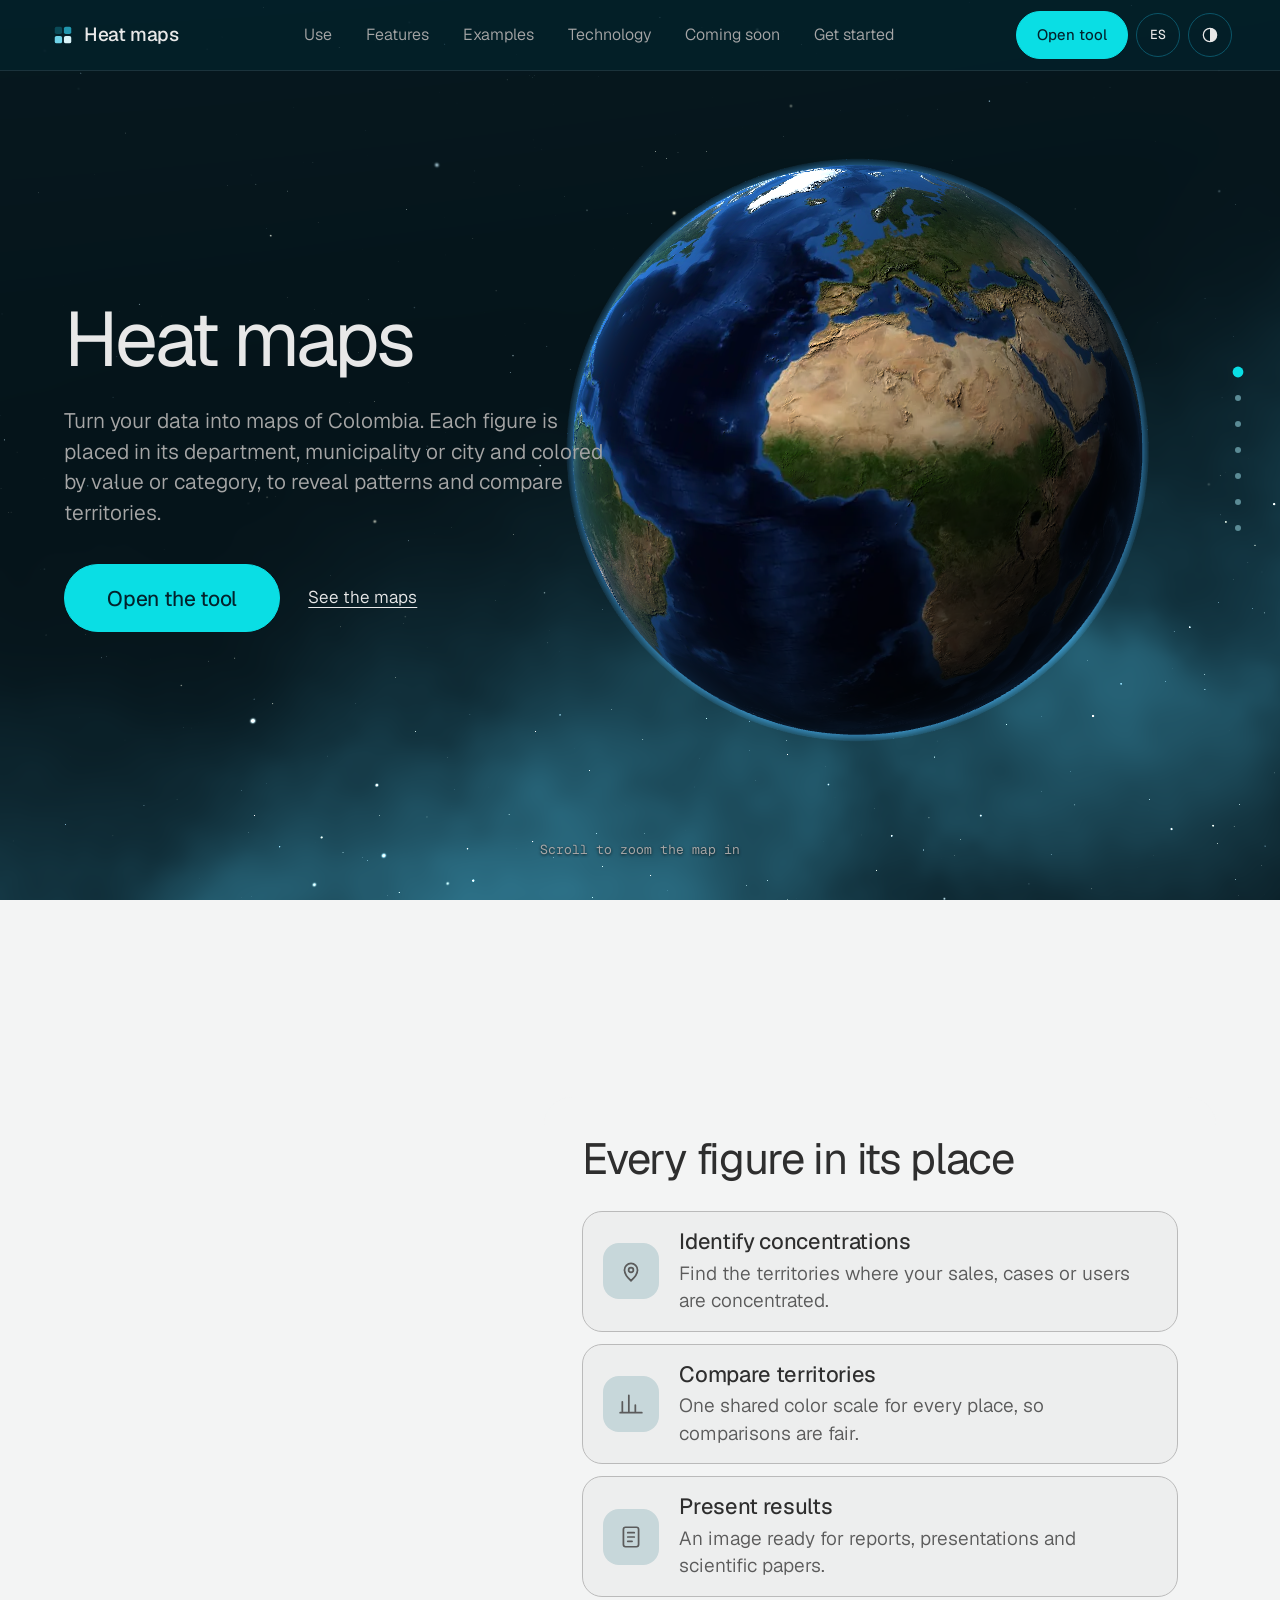
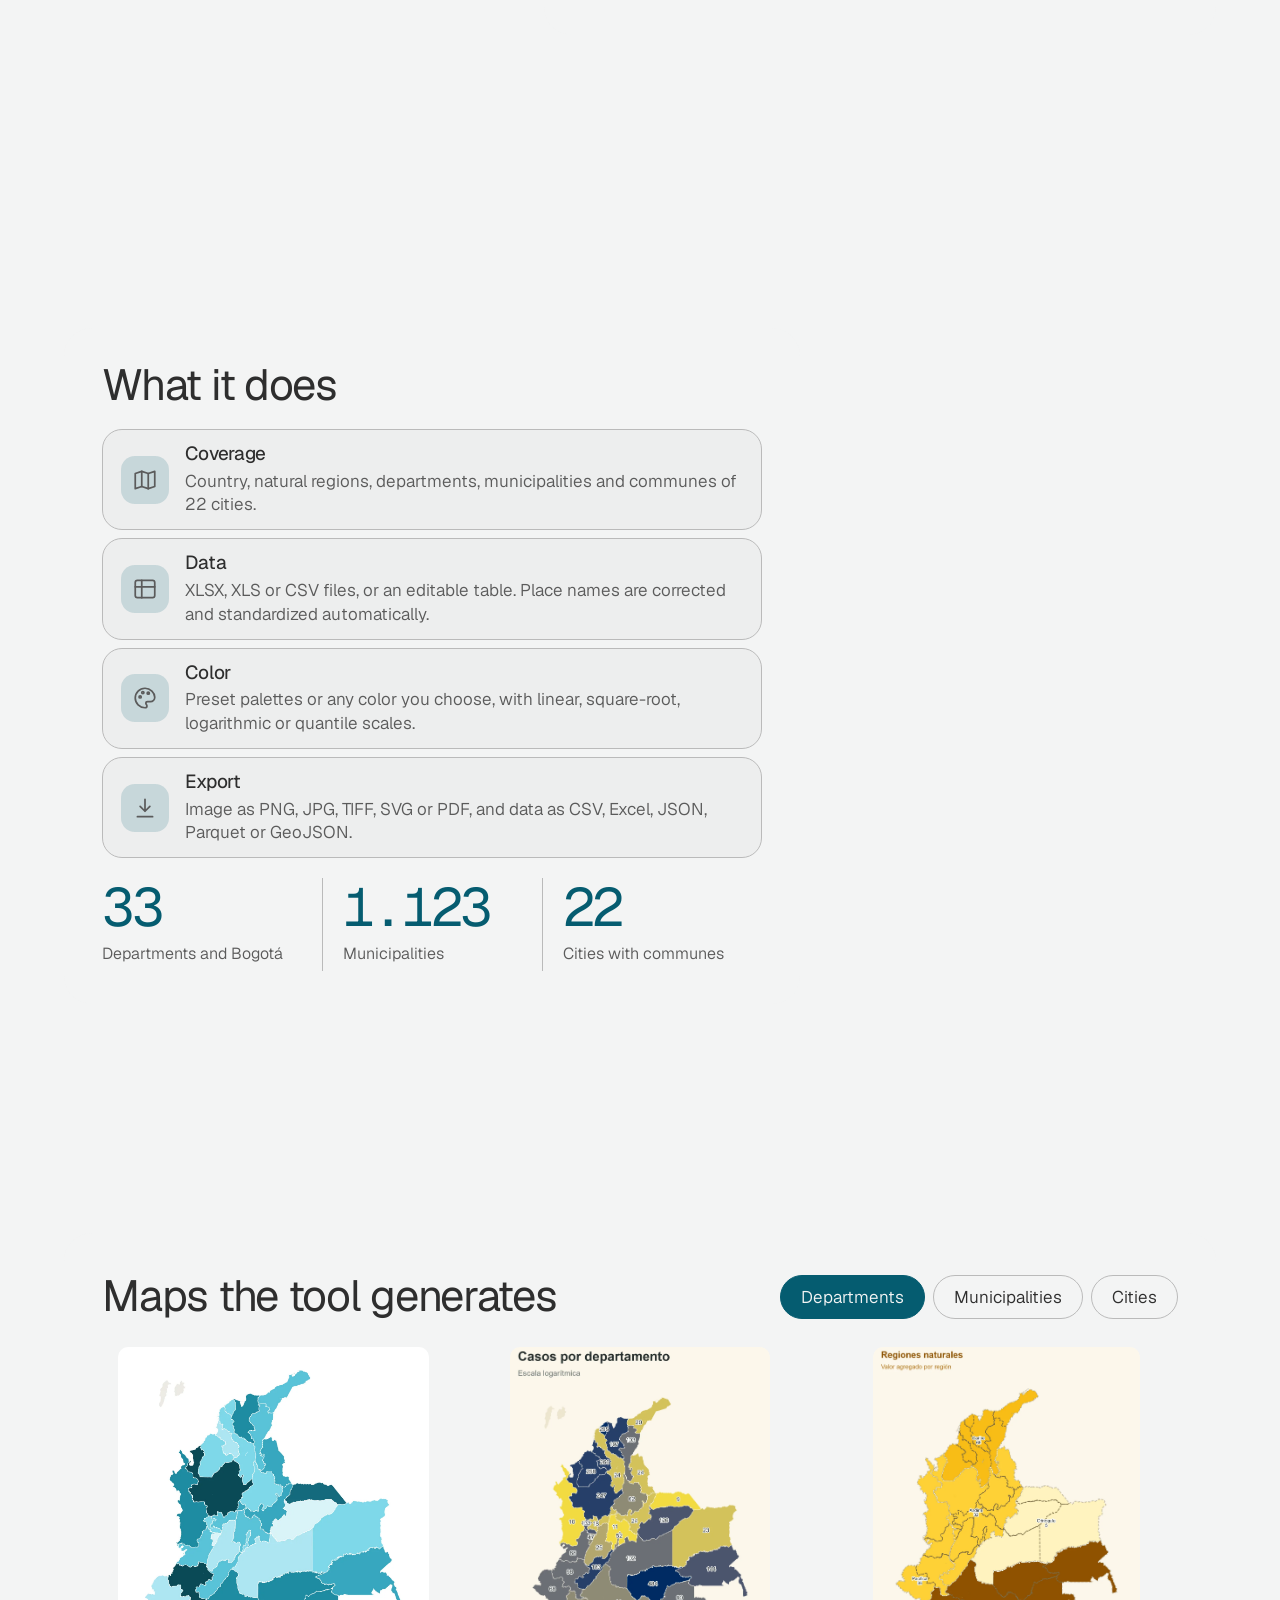
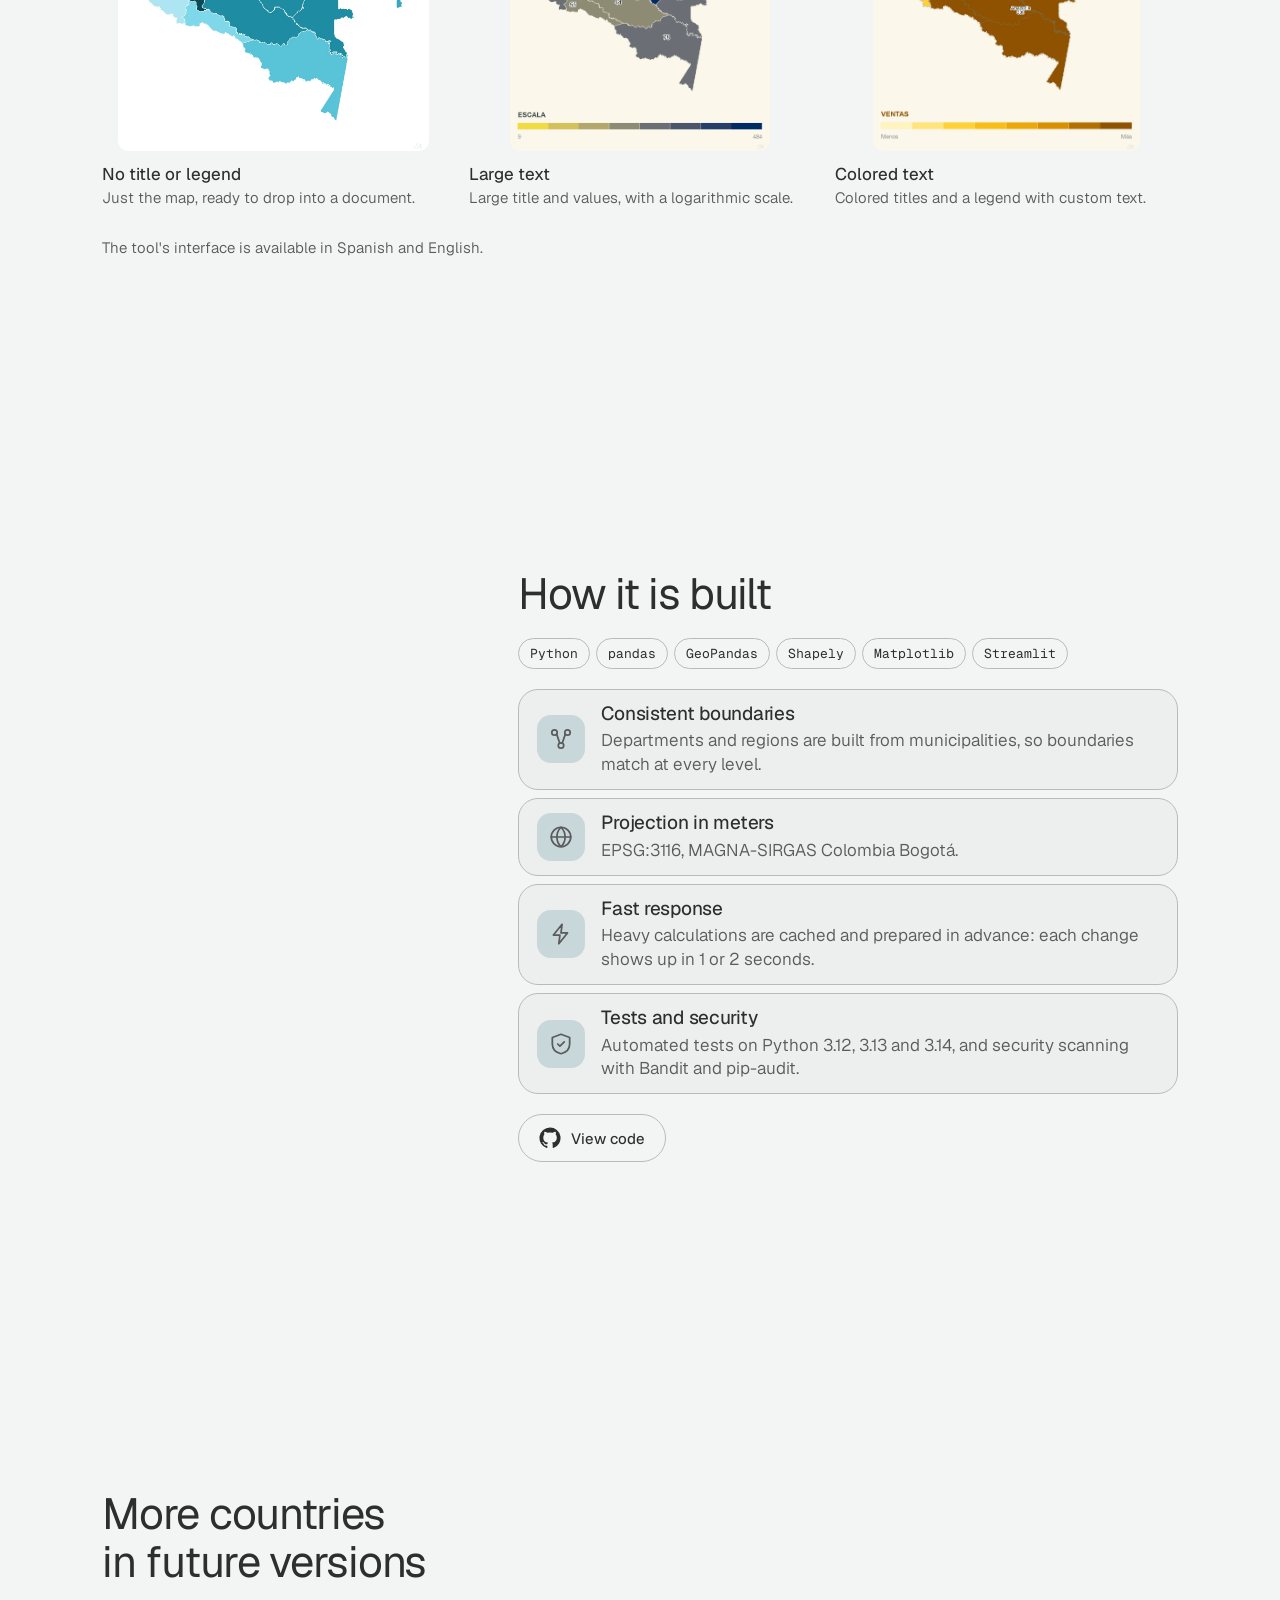
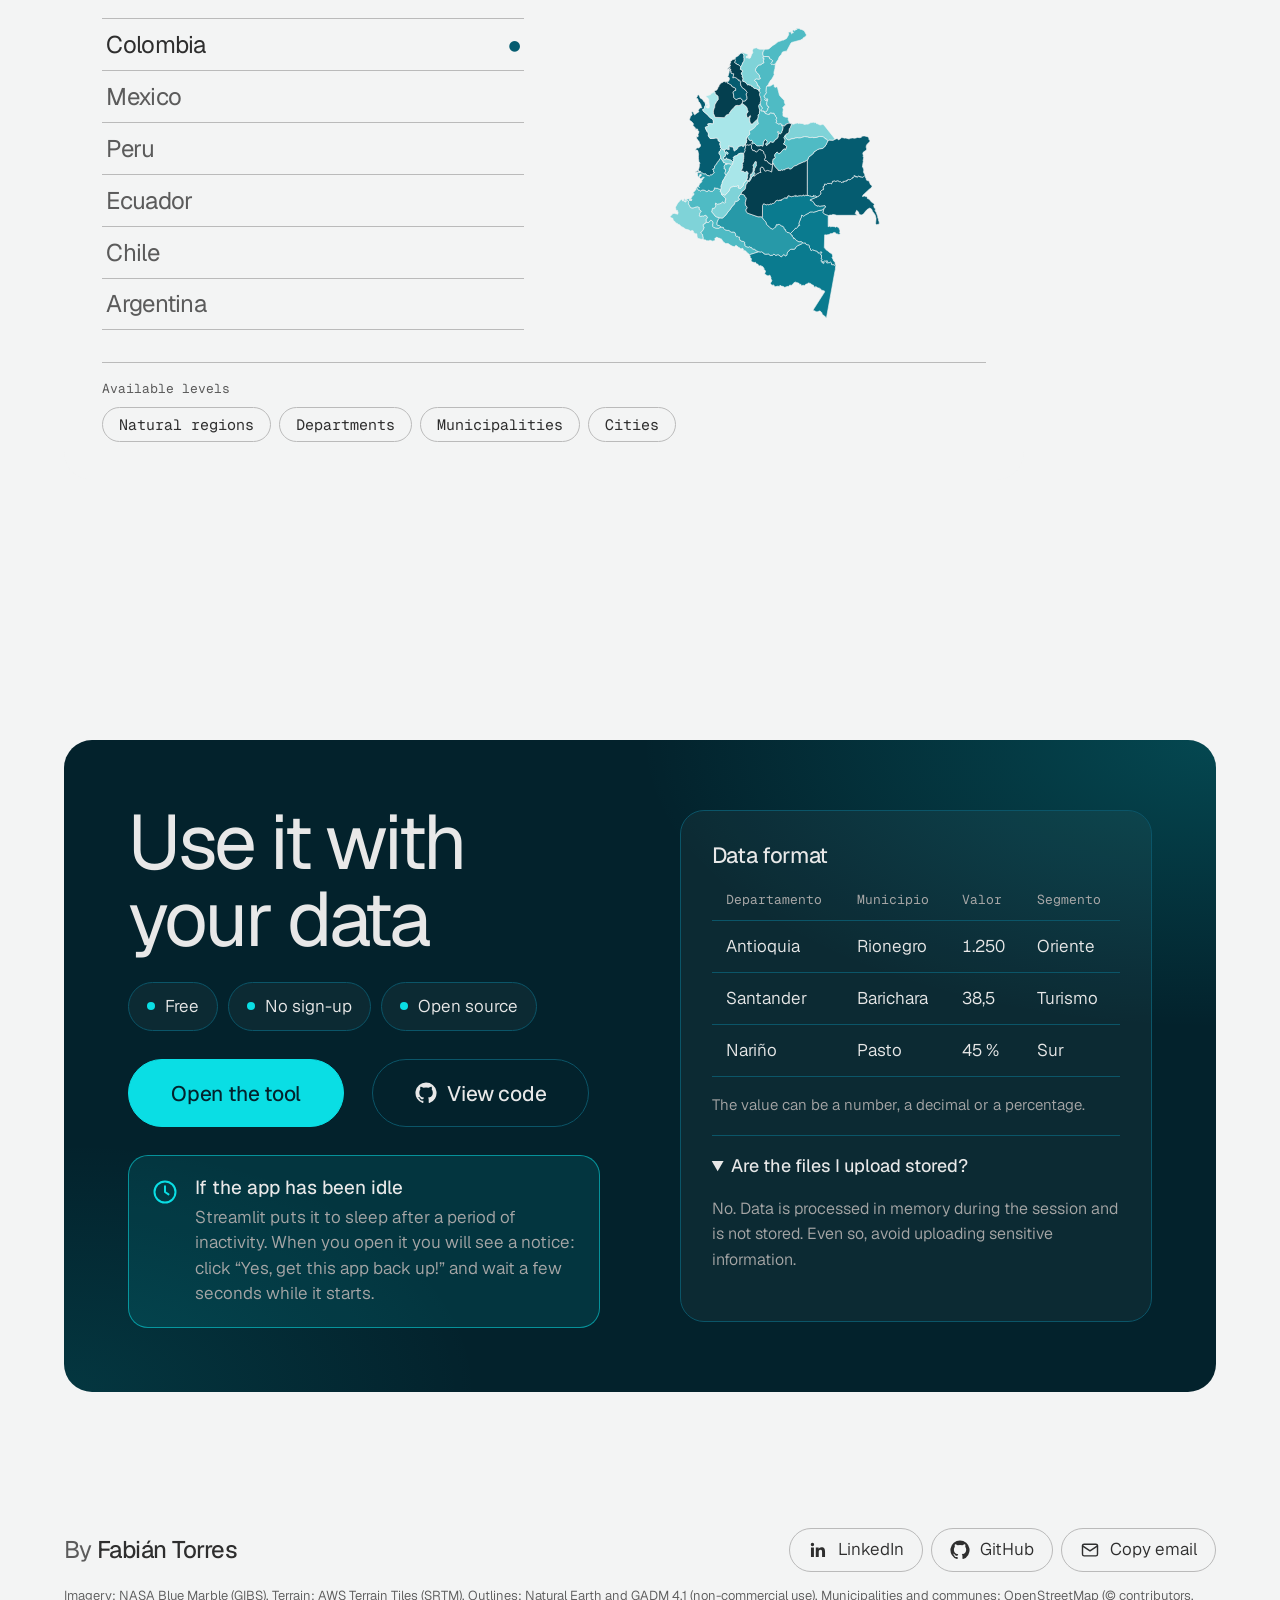
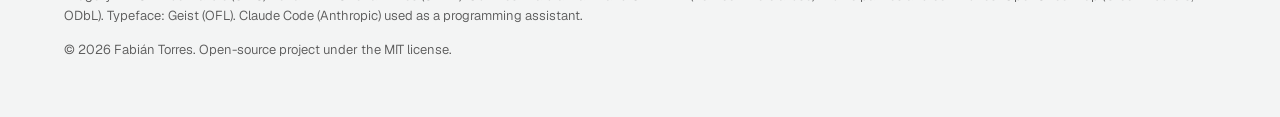
<file: docs/index.html>
<!doctype html>
<html lang="es" data-theme="dark">
<head>
<meta charset="utf-8">
<meta name="viewport" content="width=device-width, initial-scale=1, viewport-fit=cover">
<title>Mapas de calor de Colombia por departamento y municipio</title>
<meta name="description" content="Aplicación gratuita para crear mapas de calor de Colombia por departamento, municipio, región y comuna. Carga datos de Excel o CSV y descarga el mapa.">
<meta name="author" content="Fabián Torres">
<meta name="theme-color" content="#03222c">
<link rel="canonical" href="https://fabian-torresg.github.io/mapas-de-calor/">
<meta property="og:type" content="website">
<meta property="og:locale" content="es_CO">
<meta property="og:site_name" content="Mapas de calor">
<meta property="og:title" content="Mapas de calor de Colombia por departamento y municipio">
<meta property="og:description" content="Crea mapas de calor de Colombia desde Excel o CSV: departamentos, municipios, regiones y comunas. Gratis y sin registro.">
<meta property="og:url" content="https://fabian-torresg.github.io/mapas-de-calor/">
<meta property="og:image" content="https://fabian-torresg.github.io/mapas-de-calor/og.png">
<meta property="og:image:alt" content="Globo terrestre que se acerca a Colombia con un mapa de calor por departamento">
<meta name="twitter:card" content="summary_large_image">
<script type="application/ld+json">
{
  "@context": "https://schema.org",
  "@type": "SoftwareApplication",
  "name": "Mapas de calor",
  "alternateName": "Mapa de calor de Colombia",
  "description": "Aplicación web para crear mapas de calor de Colombia por departamento, municipio, región natural y localidad o comuna, a partir de datos en Excel o CSV.",
  "applicationCategory": "BusinessApplication",
  "operatingSystem": "Web",
  "inLanguage": ["es", "en"],
  "url": "https://mapas-de-calor.streamlit.app/",
  "isAccessibleForFree": true,
  "offers": { "@type": "Offer", "price": "0", "priceCurrency": "COP" },
  "license": "https://opensource.org/licenses/MIT",
  "codeRepository": "https://github.com/fabian-torresg/mapas-de-calor",
  "author": { "@type": "Person", "name": "Fabián Torres", "url": "https://github.com/fabian-torresg", "sameAs": ["https://www.linkedin.com/in/fabian-torresg", "https://github.com/fabian-torresg"] }
}
</script>
<script>
document.documentElement.classList.add('js');
try {
  var l = localStorage.getItem('idioma');
  if (!l) l = (navigator.language || 'es').slice(0, 2) === 'en' ? 'en' : 'es';
  document.documentElement.lang = l;
  var t = localStorage.getItem('tema');
  if (!t) t = matchMedia('(prefers-color-scheme: light)').matches ? 'light' : 'dark';
  document.documentElement.dataset.theme = t;
} catch (e) {}
</script>
  <script type="module" crossorigin src="./assets/index-Dw951m-B.js"></script>
  <link rel="stylesheet" crossorigin href="./assets/index-BNptlYu-.css">
</head>
<body>
<header class="barra">
  <a class="marca" href="#portada"><svg viewBox="0 0 24 24" width="22" height="22" aria-hidden="true"><rect x="3" y="3" width="8" height="8" rx="2" fill="#0A4A57"/><rect x="13" y="3" width="8" height="8" rx="2" fill="#2196AE"/><rect x="3" y="13" width="8" height="8" rx="2" fill="#6FD3E8"/><rect x="13" y="13" width="8" height="8" rx="2" fill="#D9F4F9"/></svg><span data-i18n="marca">Mapas de calor</span></a>
  <nav class="barra__nav" id="menu" aria-label="Principal">
    <a href="#sirve" data-i18n="nav.sirve">Utilidad</a>
    <a href="#que" data-i18n="nav.que">Funciones</a>
    <a href="#mapas" data-i18n="nav.mapas">Ejemplos</a>
    <a href="#hecha" data-i18n="nav.hecha">Tecnología</a>
    <a href="#paises" data-i18n="nav.paises">Próximamente</a>
    <a href="#usar" data-i18n="nav.usar">Empezar</a>
    <a class="boton boton--chico solo-movil" href="https://mapas-de-calor.streamlit.app/" target="_blank" rel="noopener" data-i18n="cta.herramienta">Abrir herramienta</a>
  </nav>
  <div class="barra__acciones">
    <a class="boton boton--chico" href="https://mapas-de-calor.streamlit.app/" target="_blank" rel="noopener" data-i18n="cta.herramienta">Abrir herramienta</a>
    <button id="idioma" class="control control--texto" type="button" aria-label="Cambiar a inglés">EN</button>
    <button id="tema" class="control" type="button" aria-label="Cambiar a modo claro" aria-pressed="false">
      <svg viewBox="0 0 24 24" width="20" height="20" aria-hidden="true"><circle cx="12" cy="12" r="8" fill="none" stroke="currentColor" stroke-width="1.5"/><path d="M12 4a8 8 0 0 1 0 16z" fill="currentColor"/></svg>
    </button>
    <button id="menu-btn" class="control control--menu" type="button" aria-expanded="false" aria-controls="menu" aria-label="Menú">
      <svg viewBox="0 0 24 24" width="20" height="20" aria-hidden="true"><path d="M4 8h16M4 16h16" stroke="currentColor" stroke-width="1.5" stroke-linecap="round" fill="none"/></svg>
    </button>
  </div>
</header>

<div class="fondo" aria-hidden="true"><canvas id="lienzo"></canvas></div>
<nav class="niveles" id="niveles" aria-label="Secciones"></nav>
<p class="pista" id="pista" data-i18n="v0.hint" aria-hidden="true">Desplázate para acercar el mapa</p>

<main id="inicio">
  <section id="portada" class="paso-pagina" data-lado="izq" data-nombre="Inicio" aria-labelledby="titular">
    <div class="panel panel--portada">
      <h1 id="titular" class="display" data-i18n="v0.t">Mapas de calor</h1>
      <p class="cuerpo-grande" data-i18n="v0.p">Convierte tus datos en mapas de Colombia. Cada cifra se ubica en su departamento, municipio o ciudad y se colorea según su valor o su categoría, para ver patrones y comparar territorios.</p>
      <div class="fila-acciones">
        <a class="boton boton--grande" href="https://mapas-de-calor.streamlit.app/" target="_blank" rel="noopener" data-i18n="cta.abrir">Abrir la herramienta</a>
        <a class="enlace" href="#mapas" data-i18n="v0.ver">Ver los mapas</a>
      </div>
    </div>
  </section>

  <section id="sirve" class="paso-pagina" data-lado="der" data-nombre="Para qué sirve" aria-labelledby="sirve-t">
    <div class="panel">
      <h2 id="sirve-t" class="h2" data-i18n="sirve.t">Cada cifra, en su lugar</h2>
      <ul class="filas filas--tarjetas">
        <li><span class="icono" aria-hidden="true"><svg viewBox="0 0 24 24" width="26" height="26" fill="none" stroke="currentColor" stroke-width="1.6" stroke-linecap="round" stroke-linejoin="round"><path d="M12 21s-6-5.2-6-10a6 6 0 0 1 12 0c0 4.8-6 10-6 10z"/><circle cx="12" cy="11" r="2.2"/></svg></span><div><b data-i18n="sirve.u1.t">Identificar concentraciones</b><span data-i18n="sirve.u1.d">Descubre en qué territorios se concentran tus ventas, casos o usuarios.</span></div></li>
        <li><span class="icono" aria-hidden="true"><svg viewBox="0 0 24 24" width="26" height="26" fill="none" stroke="currentColor" stroke-width="1.6" stroke-linecap="round" stroke-linejoin="round"><path d="M4 20V10M10 20V4M16 20v-7M22 20H2"/></svg></span><div><b data-i18n="sirve.u2.t">Comparar territorios</b><span data-i18n="sirve.u2.d">Una escala de color común para todos los lugares, para comparar sin distorsiones.</span></div></li>
        <li><span class="icono" aria-hidden="true"><svg viewBox="0 0 24 24" width="26" height="26" fill="none" stroke="currentColor" stroke-width="1.6" stroke-linecap="round" stroke-linejoin="round"><rect x="5" y="3" width="14" height="18" rx="2"/><path d="M9 8h6M9 12h6M9 16h4"/></svg></span><div><b data-i18n="sirve.u3.t">Presentar resultados</b><span data-i18n="sirve.u3.d">Una imagen lista para informes, presentaciones y artículos científicos.</span></div></li>
      </ul>
    </div>
  </section>

  <section id="que" class="paso-pagina" data-lado="izq" data-nombre="Qué hace" aria-labelledby="que-t">
    <div class="panel">
      <h2 id="que-t" class="h2" data-i18n="que.t">Qué hace</h2>
      <ul class="filas filas--tarjetas">
        <li><span class="icono" aria-hidden="true"><svg viewBox="0 0 24 24" width="26" height="26" fill="none" stroke="currentColor" stroke-width="1.6" stroke-linecap="round" stroke-linejoin="round"><path d="M9 4 3 6v14l6-2 6 2 6-2V4l-6 2z"/><path d="M9 4v14M15 6v14"/></svg></span><div><b data-i18n="que.area.t">Cobertura</b><span data-i18n="que.area.d">País, regiones naturales, departamentos, municipios y comunas de 22 ciudades.</span></div></li>
        <li><span class="icono" aria-hidden="true"><svg viewBox="0 0 24 24" width="26" height="26" fill="none" stroke="currentColor" stroke-width="1.6" stroke-linecap="round" stroke-linejoin="round"><rect x="3" y="4" width="18" height="16" rx="2"/><path d="M3 10h18M9 4v16"/></svg></span><div><b data-i18n="que.datos.t">Datos</b><span data-i18n="que.datos.d">Archivos XLSX, XLS o CSV, o una tabla editable. Los nombres de los lugares se corrigen y unifican automáticamente.</span></div></li>
        <li><span class="icono" aria-hidden="true"><svg viewBox="0 0 24 24" width="26" height="26" fill="none" stroke="currentColor" stroke-width="1.6" stroke-linecap="round" stroke-linejoin="round"><path d="M12 3a9 9 0 1 0 0 18c1.2 0 1.8-.8 1.8-1.7 0-1.2-1-1.4-1-2.5 0-.9.7-1.5 1.6-1.5H17a4 4 0 0 0 4-4c0-4-4-8.3-9-8.3z"/><circle cx="7.5" cy="11" r="1"/><circle cx="10" cy="7" r="1"/><circle cx="15" cy="7.5" r="1"/></svg></span><div><b data-i18n="que.color.t">Color</b><span data-i18n="que.color.d">Paletas predefinidas o el color que elijas, con escalas lineal, de raíz, logarítmica o por cuantiles.</span></div></li>
        <li><span class="icono" aria-hidden="true"><svg viewBox="0 0 24 24" width="26" height="26" fill="none" stroke="currentColor" stroke-width="1.6" stroke-linecap="round" stroke-linejoin="round"><path d="M12 4v11M7.5 10.5 12 15l4.5-4.5M5 20h14"/></svg></span><div><b data-i18n="que.exp.t">Exportación</b><span data-i18n="que.exp.d">Imagen en PNG, JPG, TIFF, SVG o PDF, y datos en CSV, Excel, JSON, Parquet o GeoJSON.</span></div></li>
      </ul>
      <dl class="cifras">
        <div><dd class="cifra">33</dd><dt data-i18n="cifras.dep">Departamentos y Bogotá</dt></div>
        <div><dd class="cifra">1.123</dd><dt data-i18n="cifras.muni">Municipios</dt></div>
        <div><dd class="cifra">22</dd><dt data-i18n="cifras.ciudades">Ciudades con comunas</dt></div>
      </dl>
    </div>
  </section>

  <section id="mapas" class="paso-pagina" data-lado="centro" data-nombre="Mapas" aria-labelledby="mapas-t">
    <div class="panel panel--galeria">
      <div class="galeria__cabeza">
        <h2 id="mapas-t" class="h2" data-i18n="mapas.t">Mapas que genera la herramienta</h2>
      </div>
      <div class="galeria__cats" id="galeria-cats" role="group" aria-label="Nivel geográfico">
        <button type="button" aria-pressed="true" data-cat="dep" data-i18n="cat.dep">Departamentos</button>
        <button type="button" aria-pressed="false" data-cat="mun" data-i18n="cat.mun">Municipios</button>
        <button type="button" aria-pressed="false" data-cat="ciu" data-i18n="cat.ciu">Ciudades</button>
      </div>
      <div class="galeria__mapas" id="galeria-mapas"></div>
      <p class="panel__nota" data-i18n="mapas.nota">La interfaz de la herramienta está disponible en español e inglés.</p>
    </div>
  </section>

  <section id="hecha" class="paso-pagina" data-lado="der" data-nombre="Cómo está hecha" aria-labelledby="hecha-t">
    <div class="panel">
      <h2 id="hecha-t" class="h2" data-i18n="hecha.t">Cómo está hecha</h2>
      <ul class="etiquetas"><li>Python</li><li>pandas</li><li>GeoPandas</li><li>Shapely</li><li>Matplotlib</li><li>Streamlit</li></ul>
      <ul class="filas filas--tarjetas">
        <li><span class="icono" aria-hidden="true"><svg viewBox="0 0 24 24" width="26" height="26" fill="none" stroke="currentColor" stroke-width="1.6" stroke-linecap="round" stroke-linejoin="round"><circle cx="6" cy="6" r="2.5"/><circle cx="18" cy="6" r="2.5"/><circle cx="12" cy="18" r="2.5"/><path d="M8 7.5 10.8 15.7M16 7.5l-2.8 8.2"/></svg></span><div><b data-i18n="hecha.f1.t">Límites consistentes</b><span data-i18n="hecha.f1.d">Departamentos y regiones se arman a partir de los municipios, de modo que los límites coinciden en todos los niveles.</span></div></li>
        <li><span class="icono" aria-hidden="true"><svg viewBox="0 0 24 24" width="26" height="26" fill="none" stroke="currentColor" stroke-width="1.6" stroke-linecap="round" stroke-linejoin="round"><circle cx="12" cy="12" r="9"/><path d="M3 12h18M12 3c2.6 2.6 3.8 5.6 3.8 9s-1.2 6.4-3.8 9c-2.6-2.6-3.8-5.6-3.8-9S9.4 5.6 12 3z"/></svg></span><div><b data-i18n="hecha.f2.t">Proyección en metros</b><span data-i18n="hecha.f2.d">EPSG:3116, MAGNA-SIRGAS Colombia Bogotá.</span></div></li>
        <li><span class="icono" aria-hidden="true"><svg viewBox="0 0 24 24" width="26" height="26" fill="none" stroke="currentColor" stroke-width="1.6" stroke-linecap="round" stroke-linejoin="round"><path d="M13 3 5 13h6l-1 8 8-10h-6z"/></svg></span><div><b data-i18n="hecha.f3.t">Respuesta rápida</b><span data-i18n="hecha.f3.d">Los cálculos pesados se guardan y se preparan de antemano: cada cambio se refleja en 1 o 2 segundos.</span></div></li>
        <li><span class="icono" aria-hidden="true"><svg viewBox="0 0 24 24" width="26" height="26" fill="none" stroke="currentColor" stroke-width="1.6" stroke-linecap="round" stroke-linejoin="round"><path d="M12 3 4 6v6c0 4.5 3.2 7.8 8 9 4.8-1.2 8-4.5 8-9V6z"/><path d="m9 12 2 2 4-4"/></svg></span><div><b data-i18n="hecha.f4.t">Pruebas y seguridad</b><span data-i18n="hecha.f4.d">Pruebas automáticas en Python 3.12, 3.13 y 3.14, y revisión de seguridad con Bandit y pip-audit.</span></div></li>
      </ul>
      <a class="boton boton--sec boton--chico" href="https://github.com/fabian-torresg/mapas-de-calor" target="_blank" rel="noopener"><svg viewBox="0 0 24 24" width="22" height="22" fill="currentColor" aria-hidden="true"><path d="M12 .5a11.5 11.5 0 0 0-3.64 22.41c.58.11.79-.25.79-.56v-2c-3.2.7-3.88-1.54-3.88-1.54-.52-1.33-1.28-1.69-1.28-1.69-1.05-.72.08-.7.08-.7 1.16.08 1.77 1.19 1.77 1.19 1.03 1.77 2.7 1.26 3.36.96.1-.75.4-1.26.73-1.55-2.55-.29-5.24-1.28-5.24-5.69 0-1.26.45-2.28 1.19-3.09-.12-.29-.52-1.46.11-3.05 0 0 .97-.31 3.17 1.18a11 11 0 0 1 5.78 0c2.2-1.49 3.17-1.18 3.17-1.18.63 1.59.23 2.76.11 3.05.74.81 1.19 1.83 1.19 3.09 0 4.42-2.69 5.39-5.25 5.68.41.36.78 1.06.78 2.14v3.17c0 .31.21.68.8.56A11.5 11.5 0 0 0 12 .5z"/></svg><span data-i18n="usar.codigo">Ver código</span></a>
    </div>
  </section>

  <section id="paises" class="paso-pagina" data-lado="izq" data-nombre="Países" aria-labelledby="paises-t">
    <div class="panel panel--paises">
      <h2 id="paises-t" class="h2" data-i18n="paises.t">Más países en futuras versiones</h2>
      <div class="paises__cuerpo">
        <ul class="paises__lista" id="paises-lista"></ul>
        <figure class="paises__mapa">
          <svg id="paises-svg" viewBox="0 0 520 520" role="img" aria-label="Contorno del país"></svg>
        </figure>
      </div>
      <div class="paises__ficha" aria-live="polite">
        <p class="paises__etq" id="paises-etq"></p>
        <ul class="etiquetas" id="paises-niveles"></ul>
      </div>
    </div>
  </section>

  <section id="usar" class="paso-pagina paso-pagina--final" data-lado="centro" data-nombre="Usar" aria-labelledby="usar-t">
    <div class="usar__bloque">
      <div class="usar__principal">
        <h2 id="usar-t" class="h1" data-i18n="usar.t">Úsala con tus datos</h2>
        <ul class="insignias"><li data-i18n="usar.i1">Gratis</li><li data-i18n="usar.i2">Sin registro</li><li data-i18n="usar.i3">Código abierto</li></ul>
        <div class="fila-acciones">
          <a class="boton boton--grande" href="https://mapas-de-calor.streamlit.app/" target="_blank" rel="noopener" data-i18n="cta.abrir">Abrir la herramienta</a>
          <a class="boton boton--grande boton--sec" href="https://github.com/fabian-torresg/mapas-de-calor" target="_blank" rel="noopener"><svg viewBox="0 0 24 24" width="22" height="22" fill="currentColor" aria-hidden="true"><path d="M12 .5a11.5 11.5 0 0 0-3.64 22.41c.58.11.79-.25.79-.56v-2c-3.2.7-3.88-1.54-3.88-1.54-.52-1.33-1.28-1.69-1.28-1.69-1.05-.72.08-.7.08-.7 1.16.08 1.77 1.19 1.77 1.19 1.03 1.77 2.7 1.26 3.36.96.1-.75.4-1.26.73-1.55-2.55-.29-5.24-1.28-5.24-5.69 0-1.26.45-2.28 1.19-3.09-.12-.29-.52-1.46.11-3.05 0 0 .97-.31 3.17 1.18a11 11 0 0 1 5.78 0c2.2-1.49 3.17-1.18 3.17-1.18.63 1.59.23 2.76.11 3.05.74.81 1.19 1.83 1.19 3.09 0 4.42-2.69 5.39-5.25 5.68.41.36.78 1.06.78 2.14v3.17c0 .31.21.68.8.56A11.5 11.5 0 0 0 12 .5z"/></svg><span data-i18n="usar.codigo">Ver código</span></a>
        </div>
        <div class="aviso" role="note">
          <svg viewBox="0 0 24 24" width="28" height="28" fill="none" stroke="currentColor" stroke-width="1.7" stroke-linecap="round" stroke-linejoin="round" aria-hidden="true"><circle cx="12" cy="12" r="9"/><path d="M12 7v5l3 2"/></svg>
          <div><b data-i18n="usar.aviso.t">Si la aplicación estuvo inactiva</b><p data-i18n="usar.aviso.p">Streamlit la pone en reposo tras un tiempo sin uso. Al abrirla verás un aviso: pulsa «Yes, get this app back up!» y espera unos segundos mientras arranca.</p></div>
        </div>
      </div>
      <div class="usar__formato">
        <h3 class="h3" data-i18n="usar.formato">Formato de los datos</h3>
        <table class="tabla tabla--apilada"><thead><tr><th scope="col">Departamento</th><th scope="col">Municipio</th><th scope="col">Valor</th><th scope="col">Segmento</th></tr></thead>
          <tbody><tr><td data-th="Departamento">Antioquia</td><td data-th="Municipio">Rionegro</td><td data-th="Valor">1.250</td><td data-th="Segmento">Oriente</td></tr><tr><td data-th="Departamento">Santander</td><td data-th="Municipio">Barichara</td><td data-th="Valor">38,5</td><td data-th="Segmento">Turismo</td></tr><tr><td data-th="Departamento">Nariño</td><td data-th="Municipio">Pasto</td><td data-th="Valor">45 %</td><td data-th="Segmento">Sur</td></tr></tbody></table>
        <p class="usar__formato-nota" data-i18n="usar.formato.n">El valor puede ser un número, un decimal o un porcentaje.</p>
        <details class="faq" open><summary data-i18n="faq.1q">¿Se guardan los archivos que subo?</summary><p data-i18n="faq.1a">No. Los datos se procesan en la memoria durante la sesión y no se almacenan. Aun así, evita subir información sensible.</p></details>
      </div>
    </div>
  </section>
</main>

<footer class="pie">
  <div class="pie__interior">
    <p class="pie__por"><span data-i18n="pie.por">Por</span> <b>Fabián Torres</b></p>
    <p class="pie__enlaces">
      <a class="pildora-enlace" href="https://www.linkedin.com/in/fabian-torresg" target="_blank" rel="noopener"><svg viewBox="0 0 24 24" width="20" height="20" fill="currentColor" aria-hidden="true"><path d="M20.45 20.45h-3.56v-5.57c0-1.33-.03-3.04-1.85-3.04-1.86 0-2.14 1.45-2.14 2.94v5.67H9.35V9h3.41v1.56h.05c.48-.9 1.64-1.85 3.37-1.85 3.6 0 4.27 2.37 4.27 5.46v6.28zM5.34 7.43a2.06 2.06 0 1 1 0-4.12 2.06 2.06 0 0 1 0 4.12zM7.12 20.45H3.56V9h3.56v11.45z"/></svg><span>LinkedIn</span></a>
      <a class="pildora-enlace" href="https://github.com/fabian-torresg" target="_blank" rel="noopener"><svg viewBox="0 0 24 24" width="20" height="20" fill="currentColor" aria-hidden="true"><path d="M12 .5a11.5 11.5 0 0 0-3.64 22.41c.58.11.79-.25.79-.56v-2c-3.2.7-3.88-1.54-3.88-1.54-.52-1.33-1.28-1.69-1.28-1.69-1.05-.72.08-.7.08-.7 1.16.08 1.77 1.19 1.77 1.19 1.03 1.77 2.7 1.26 3.36.96.1-.75.4-1.26.73-1.55-2.55-.29-5.24-1.28-5.24-5.69 0-1.26.45-2.28 1.19-3.09-.12-.29-.52-1.46.11-3.05 0 0 .97-.31 3.17 1.18a11 11 0 0 1 5.78 0c2.2-1.49 3.17-1.18 3.17-1.18.63 1.59.23 2.76.11 3.05.74.81 1.19 1.83 1.19 3.09 0 4.42-2.69 5.39-5.25 5.68.41.36.78 1.06.78 2.14v3.17c0 .31.21.68.8.56A11.5 11.5 0 0 0 12 .5z"/></svg><span>GitHub</span></a>
      <button id="copiar-correo" type="button" class="pildora-enlace"><svg viewBox="0 0 24 24" width="20" height="20" fill="none" stroke="currentColor" stroke-width="1.7" stroke-linecap="round" stroke-linejoin="round" aria-hidden="true"><rect x="3" y="5" width="18" height="14" rx="2"/><path d="m3 7 9 6 9-6"/></svg><span data-i18n="pie.correo">Copiar correo</span></button>
      <span id="copiar-estado" class="solo-lectores" aria-live="polite"></span>
    </p>
    <p class="pie__fuentes" data-i18n="pie.fuentes">Imágenes: NASA Blue Marble (GIBS). Relieve: AWS Terrain Tiles (SRTM). Contornos: Natural Earth y GADM 4.1 (uso no comercial). Municipios y comunas: OpenStreetMap (© colaboradores, ODbL). Tipografía: Geist (OFL). Uso de Claude Code (Anthropic) como asistente de programación.</p>
    <p class="pie__copy" data-i18n="pie.anio">© 2026 Fabián Torres. Proyecto de código abierto con licencia MIT.</p>
  </div>
</footer>
</body>
</html>
</file>
<file: docs/assets/index-BNptlYu-.css>
@font-face{font-family:Geist Variable;font-style:normal;font-display:swap;font-weight:100 900;src:url(./geist-cyrillic-ext-wght-normal-DjL33-gN.woff2)format("woff2-variations");unicode-range:U+460-52F,U+1C80-1C8A,U+20B4,U+2DE0-2DFF,U+A640-A69F,U+FE2E-FE2F}@font-face{font-family:Geist Variable;font-style:normal;font-display:swap;font-weight:100 900;src:url(./geist-cyrillic-wght-normal-BEAKL7Jp.woff2)format("woff2-variations");unicode-range:U+301,U+400-45F,U+490-491,U+4B0-4B1,U+2116}@font-face{font-family:Geist Variable;font-style:normal;font-display:swap;font-weight:100 900;src:url(./geist-vietnamese-wght-normal-6IgcOCM7.woff2)format("woff2-variations");unicode-range:U+102-103,U+110-111,U+128-129,U+168-169,U+1A0-1A1,U+1AF-1B0,U+300-301,U+303-304,U+308-309,U+323,U+329,U+1EA0-1EF9,U+20AB}@font-face{font-family:Geist Variable;font-style:normal;font-display:swap;font-weight:100 900;src:url(./geist-latin-ext-wght-normal-DC-KSUi6.woff2)format("woff2-variations");unicode-range:U+100-2BA,U+2BD-2C5,U+2C7-2CC,U+2CE-2D7,U+2DD-2FF,U+304,U+308,U+329,U+1D00-1DBF,U+1E00-1E9F,U+1EF2-1EFF,U+2020,U+20A0-20AB,U+20AD-20C0,U+2113,U+2C60-2C7F,U+A720-A7FF}@font-face{font-family:Geist Variable;font-style:normal;font-display:swap;font-weight:100 900;src:url(./geist-latin-wght-normal-BgDaEnEv.woff2)format("woff2-variations");unicode-range:U+??,U+131,U+152-153,U+2BB-2BC,U+2C6,U+2DA,U+2DC,U+304,U+308,U+329,U+2000-206F,U+20AC,U+2122,U+2191,U+2193,U+2212,U+2215,U+FEFF,U+FFFD}@font-face{font-family:Geist Mono Variable;font-style:normal;font-display:swap;font-weight:100 900;src:url(./geist-mono-cyrillic-ext-wght-normal-X_5orZeX.woff2)format("woff2-variations");unicode-range:U+460-52F,U+1C80-1C8A,U+20B4,U+2DE0-2DFF,U+A640-A69F,U+FE2E-FE2F}@font-face{font-family:Geist Mono Variable;font-style:normal;font-display:swap;font-weight:100 900;src:url(./geist-mono-cyrillic-wght-normal-DiZS0aHC.woff2)format("woff2-variations");unicode-range:U+301,U+400-45F,U+490-491,U+4B0-4B1,U+2116}@font-face{font-family:Geist Mono Variable;font-style:normal;font-display:swap;font-weight:100 900;src:url(./geist-mono-symbols2-wght-normal-CO5SzqOn.woff2)format("woff2-variations");unicode-range:U+2000-2001,U+2004-2008,U+200A,U+23B8-23BD,U+2500-259F}@font-face{font-family:Geist Mono Variable;font-style:normal;font-display:swap;font-weight:100 900;src:url(./geist-mono-vietnamese-wght-normal-DadHysG0.woff2)format("woff2-variations");unicode-range:U+102-103,U+110-111,U+128-129,U+168-169,U+1A0-1A1,U+1AF-1B0,U+300-301,U+303-304,U+308-309,U+323,U+329,U+1EA0-1EF9,U+20AB}@font-face{font-family:Geist Mono Variable;font-style:normal;font-display:swap;font-weight:100 900;src:url(./geist-mono-latin-ext-wght-normal-Bwz-egvJ.woff2)format("woff2-variations");unicode-range:U+100-2BA,U+2BD-2C5,U+2C7-2CC,U+2CE-2D7,U+2DD-2FF,U+304,U+308,U+329,U+1D00-1DBF,U+1E00-1E9F,U+1EF2-1EFF,U+2020,U+20A0-20AB,U+20AD-20C0,U+2113,U+2C60-2C7F,U+A720-A7FF}@font-face{font-family:Geist Mono Variable;font-style:normal;font-display:swap;font-weight:100 900;src:url(./geist-mono-latin-wght-normal-XN7g48iV.woff2)format("woff2-variations");unicode-range:U+??,U+131,U+152-153,U+2BB-2BC,U+2C6,U+2DA,U+2DC,U+304,U+308,U+329,U+2000-206F,U+20AC,U+2122,U+2191,U+2193,U+2212,U+2215,U+FEFF,U+FFFD}:root{--font-texto:"Geist Variable", system-ui, sans-serif;--font-mono:"Geist Mono Variable", ui-monospace, monospace;--ease:cubic-bezier(.22, 1, .36, 1);--margen:16px;--color-lienzo:#03222c;--color-superficie:#05303d;--color-superficie-alta:#004656;--color-borde:#0b5568;--color-texto:#e8e8e8;--color-texto-suave:#a6a6a6;--color-acento:#0adee4;--color-acento-texto:#03222c;--color-sin-dato:#737373;--color-borde-mapa:#0b5568;--color-dato-1:#045d73;--color-dato-2:#067288;--color-dato-3:#07889c;--color-dato-4:#09a0ad;--color-dato-5:#09b7c1;--color-dato-6:#09cdd5;--color-dato-7:#0adee4;--color-gris-1:#424242;--color-gris-2:#5b5b5b;--color-gris-3:#737373;--color-gris-4:#8c8c8c;--color-gris-5:#a6a6a6;--color-gris-6:#bababa;--color-gris-7:#d1d1d1}:root[data-theme=light]{--color-lienzo:#f3f4f4;--color-superficie:#e8e8e8;--color-superficie-alta:#d1d1d1;--color-borde:#bababa;--color-texto:#2e2e2e;--color-texto-suave:#5b5b5b;--color-acento:#055c70;--color-acento-texto:#f3f4f4;--color-sin-dato:#8c8c8c;--color-borde-mapa:#bababa;--color-dato-1:#a8e6e9;--color-dato-2:#7fd3d8;--color-dato-3:#4fbbc4;--color-dato-4:#2799a8;--color-dato-5:#0a7b8f;--color-dato-6:#055c70;--color-dato-7:#043f4f;--color-gris-1:#d1d1d1;--color-gris-2:#bababa;--color-gris-3:#a6a6a6;--color-gris-4:#8c8c8c;--color-gris-5:#737373;--color-gris-6:#5b5b5b;--color-gris-7:#424242}@media (min-width:48rem){:root{--margen:24px}}@media (min-width:80rem){:root{--margen:48px}}*,:before,:after{box-sizing:border-box}html{--lightningcss-light: ;--lightningcss-dark:initial;color-scheme:dark}html[data-theme=light]{--lightningcss-light:initial;--lightningcss-dark: ;color-scheme:light}body{background:var(--color-lienzo);color:var(--color-texto);font:350 1.0625rem/1.6 var(--font-texto);-webkit-font-smoothing:antialiased;margin:0;transition:background-color .3s linear,color .3s linear}h1,h2,p{margin:0}a{color:inherit}:focus-visible{outline:2px solid var(--color-acento);outline-offset:3px;border-radius:4px}.barra{z-index:10;padding:12px var(--margen);pointer-events:none;justify-content:space-between;align-items:center;display:flex;position:fixed;inset:0 0 auto}.barra>*{pointer-events:auto}.firma{font:400 1.5rem/1 var(--font-texto);letter-spacing:-.04em;padding:10px 4px;text-decoration:none}.control{cursor:pointer;width:44px;height:44px;color:var(--color-texto);border:1px solid var(--color-borde);transition:background-color .2s var(--ease), border-color .2s var(--ease);background:0 0;border-radius:999px;place-items:center;display:grid}.control:hover{background:var(--color-superficie);border-color:var(--color-texto-suave)}.control:active{background:var(--color-superficie-alta)}.barra,.pista,.niveles,.panel--portada{--color-lienzo:#03222c;--color-superficie:#05303d;--color-borde:#0b5568;--color-texto:#e8e8e8;--color-texto-suave:#a6a6a6;--color-acento:#0adee4;--color-acento-texto:#03222c;color:var(--color-texto)}.barra{padding:12px var(--margen)}.display{font:400 clamp(2.5rem, 6vw, 6rem)/1.02 var(--font-texto);letter-spacing:-.04em;text-wrap:balance}.h2{font:400 clamp(1.875rem, 3.4vw, 3.25rem)/1.1 var(--font-texto);letter-spacing:-.03em;text-wrap:balance}.cuerpo-grande{color:var(--color-texto-suave);max-width:34rem;font-size:1.3125rem;line-height:1.45}.fondo{z-index:0;background:#03222c;position:fixed;inset:0}.fondo canvas{width:100%;height:100%;display:block}.sin-3d .fondo{background:#03222c url(../og.png) 50%/cover no-repeat}main{z-index:1;position:relative}.pista{z-index:6;font:400 .8125rem/1 var(--font-mono);color:var(--color-texto-suave);opacity:0;transition:opacity .4s var(--ease);text-shadow:0 1px 3px #000c;pointer-events:none;margin:0;position:fixed;bottom:44px;left:50%;translate:-50%}.pista.visible{opacity:1}.niveles{z-index:6;right:var(--margen);gap:2px;display:grid;position:fixed;top:50%;translate:0 -50%}.niveles button{cursor:pointer;background:0 0;border:0;place-items:center;width:44px;height:24px;padding:0;display:grid}.niveles button:before{content:"";width:6px;height:6px;transition:transform .3s var(--ease), background-color .3s var(--ease);background:#5b8b95;border-radius:999px}.niveles button:hover:before{background:#e8e8e8}.niveles button[aria-current=true]:before{background:var(--color-acento);transform:scale(1.8)}.paso-pagina{min-height:100vh;min-height:100svh;padding:96px var(--margen) 72px;align-items:center;scroll-margin-top:0;display:grid}.paso-pagina[data-lado=izq]{justify-items:start}.paso-pagina[data-lado=der]{justify-items:end}.paso-pagina[data-lado=centro]{justify-items:center}.panel{background:color-mix(in srgb, var(--color-lienzo) 86%, transparent);-webkit-backdrop-filter:blur(10px);border-radius:28px;align-content:start;gap:24px;width:min(34rem,100%);padding:clamp(24px,3vw,44px);display:grid}.panel--ancho{width:min(52rem,100%)}.panel--portada{-webkit-backdrop-filter:none;background:0 0;gap:24px;width:min(48rem,100%);padding:0}.pie{z-index:1;background:var(--color-lienzo);position:relative}@media (min-width:64rem){.paso-pagina{padding-inline:64px}.niveles{right:20px}}@media (max-width:47.99rem){.paso-pagina{align-items:end;padding-top:88px;padding-bottom:64px}.cuerpo-grande{font-size:1.125rem}.niveles{display:none}}@media (prefers-reduced-motion:reduce){body,.control,.niveles button:before,.pista{transition:none}}.barra{z-index:20;gap:12px}.marca{font:450 1.0625rem/1 var(--font-texto);letter-spacing:-.01em;color:var(--color-texto);background:#03222ceb;border-radius:999px;padding:14px 18px;text-decoration:none}.barra__nav{-webkit-backdrop-filter:blur(10px);background:#03222ce6;border-radius:999px;gap:2px;margin-inline:auto;padding:4px;display:flex}.barra__nav a:not(.boton){color:var(--color-texto-suave);transition:color .2s var(--ease), background-color .2s var(--ease);border-radius:999px;padding:11px 16px;font-size:.9375rem;text-decoration:none}.barra__nav a:not(.boton):hover{color:var(--color-texto);background:#e8e8e814}.barra__acciones{align-items:center;gap:8px;display:flex}.barra .control{-webkit-backdrop-filter:none;background:#03222ceb}.control--texto{font:450 .8125rem/1 var(--font-mono)}.control--menu,.barra__nav .solo-movil{display:none}.boton{min-height:48px;font:450 1rem/1 var(--font-texto);background:var(--color-acento);color:var(--color-acento-texto);border:1px solid var(--color-acento);transition:transform .2s var(--ease), filter .2s var(--ease);border-radius:999px;justify-content:center;align-items:center;padding:0 24px;text-decoration:none;display:inline-flex}.boton:hover{filter:brightness(1.08);transform:translateY(-2px)}.boton:active{filter:brightness(.95);transform:none}.boton--chico{padding:0 20px;font-size:.9375rem}.boton--grande{letter-spacing:-.01em;min-height:68px;padding:0 42px;font-size:1.3125rem}.enlace,.enlace-boton{color:inherit;text-underline-offset:4px;font:inherit;cursor:pointer;background:0 0;border:0;padding:4px 0;text-decoration:underline;text-decoration-thickness:1px}.enlace:hover,.enlace-boton:hover{text-decoration-thickness:2px}.solo-lectores{clip:rect(0 0 0 0);white-space:nowrap;width:1px;height:1px;margin:-1px;position:absolute;overflow:hidden}.fila-acciones{flex-wrap:wrap;align-items:center;gap:16px 28px;margin-top:8px;display:flex}.h3{font:450 1.375rem/1.2 var(--font-texto);letter-spacing:-.015em;margin:0 0 12px}.filas{margin:0;padding:0;list-style:none;display:grid}.filas li{border-top:1px solid var(--color-borde);grid-template-columns:8.5rem 1fr;align-items:baseline;gap:4px 20px;padding:16px 0;display:grid}.filas li:last-child{border-bottom:1px solid var(--color-borde)}.filas b{font:450 1.25rem/1.25 var(--font-texto);letter-spacing:-.015em}.filas span{color:var(--color-texto-suave);font-size:1.0625rem}.filas--simple li{color:var(--color-texto-suave);font-size:1.0625rem;line-height:1.45;display:block}.cifras{grid-template-columns:1fr 1fr;gap:24px;margin:0;display:grid}.cifras>div{flex-direction:column-reverse;gap:6px;display:flex}.cifras dd{margin:0}.cifra{font:400 clamp(2.5rem, 5vw, 4rem)/.95 var(--font-mono);letter-spacing:-.05em;font-variant-numeric:tabular-nums;color:var(--color-acento)}.cifras dt{color:var(--color-texto-suave);max-width:18ch;font-size:1rem}.etiquetas{flex-wrap:wrap;gap:8px;margin:0;padding:0;list-style:none;display:flex}.etiquetas li{border:1px solid var(--color-borde);font:400 .9375rem/1 var(--font-mono);border-radius:999px;padding:9px 16px}.pasos-lista{margin:0;padding:0;list-style:none;display:grid}.pasos-lista li{border-top:1px solid var(--color-borde);grid-template-columns:2rem 1fr;gap:2px 12px;padding:14px 0;display:grid}.pasos-lista li:last-child{border-bottom:1px solid var(--color-borde)}.pasos-lista span{font:400 .9375rem/1.6 var(--font-mono);color:var(--color-acento);grid-row:1/3}.pasos-lista b{font:450 1.25rem/1.25 var(--font-texto);letter-spacing:-.015em}.pasos-lista i{color:var(--color-texto-suave);font-size:1.0625rem;font-style:normal}.panel__nota{color:var(--color-texto-suave);margin:0;font-size:.9375rem}.galeria__cabeza{gap:8px;display:grid}.galeria__cats{flex-wrap:wrap;gap:8px;display:flex}.galeria__cats button{border:1px solid var(--color-borde);min-height:44px;color:var(--color-texto);font:inherit;cursor:pointer;transition:background-color .2s var(--ease), border-color .2s var(--ease), color .2s var(--ease);background:0 0;border-radius:999px;padding:0 20px}.galeria__cats button:hover{border-color:var(--color-texto-suave)}.galeria__cats button[aria-pressed=true]{background:var(--color-acento);border-color:var(--color-acento);color:var(--color-acento-texto)}.panel--galeria{gap:20px;width:min(100%,100rem);display:grid}.galeria__mapas{gap:20px;display:grid}.galeria__mapa{align-content:start;gap:12px;margin:0;display:grid}.galeria__marco{border-radius:16px;justify-content:center;align-items:center;height:clamp(20rem,100svh - 25rem,40rem);display:flex;overflow:hidden}.galeria__marco img{border-radius:10px;width:auto;max-width:100%;height:auto;max-height:100%;display:block}.galeria__mapa figcaption{gap:2px;display:grid}.galeria__mapa b{font:450 1.0625rem/1.3 var(--font-texto);color:var(--color-texto)}.galeria__mapa span{color:var(--color-texto-suave);font-size:.9375rem;line-height:1.4}@media (min-width:56rem){.panel--galeria{grid-template-columns:1fr auto;align-items:end}.galeria__mapas,.panel--galeria>.panel__nota{grid-column:1/-1}.galeria__mapas{grid-template-columns:repeat(3,minmax(0,1fr));gap:24px}}.panel--paises{width:min(58rem,100%)}.paises__cuerpo{align-items:center;gap:24px;display:grid}.paises__lista{margin:0;padding:0;list-style:none;display:grid}.paises__lista button{border:0;border-top:1px solid var(--color-borde);width:100%;min-height:52px;color:var(--color-texto-suave);font:400 1.5rem/1 var(--font-texto);letter-spacing:-.03em;text-align:left;cursor:pointer;transition:color .2s var(--ease);background:0 0;justify-content:space-between;align-items:center;padding:0 4px;display:flex}.paises__lista li:last-child button{border-bottom:1px solid var(--color-borde)}.paises__lista button:hover,.paises__lista button[aria-pressed=true]{color:var(--color-texto)}.paises__lista small{color:var(--color-acento);font-size:.875rem}.paises__mapa{justify-items:center;margin:0;display:grid}.paises__mapa svg{width:100%;max-width:20rem;height:auto}.paises__mapa .depto{stroke:var(--color-lienzo);stroke-width:1px}.pais-forma{fill:var(--color-superficie);stroke:var(--color-texto-suave);stroke-width:1.5px;stroke-dasharray:5 5}.paises__ficha{border-top:1px solid var(--color-borde);gap:10px;padding-top:18px;display:grid}.paises__ficha p{margin:0}#paises-estado{font:450 1.125rem/1.35 var(--font-texto)}.paises__etq{font:400 .8125rem/1.2 var(--font-mono);color:var(--color-texto-suave)}@media (min-width:48rem){.paises__cuerpo{grid-template-columns:1fr 1fr;gap:40px}}.usar__bloque{background:var(--color-lienzo);width:min(84rem,100%);color:var(--color-texto);border-radius:28px;gap:40px;padding:clamp(28px,5vw,80px);display:grid}:root[data-theme=dark] .usar__bloque{--color-lienzo:#e8e8e8;--color-texto:#2e2e2e;--color-texto-suave:#4f4f4f;--color-borde:#bababa;--color-acento:#055c70;--color-acento-texto:#f3f4f4;--color-superficie:#d1d1d1}:root[data-theme=light] .usar__bloque{--color-lienzo:#03222c;--color-texto:#e8e8e8;--color-texto-suave:#a6a6a6;--color-borde:#0b5568;--color-acento:#0adee4;--color-acento-texto:#03222c;--color-superficie:#05303d}.h1{font:400 clamp(2.5rem, 5.4vw, 5rem)/1.03 var(--font-texto);letter-spacing:-.04em;text-wrap:balance;margin:0}.usar__principal .cuerpo-grande{margin:20px 0 8px}.usar__bloque>*{min-width:0}table{border-collapse:collapse;font-variant-numeric:tabular-nums;width:100%}th,td{text-align:left;border-bottom:1px solid var(--color-borde);padding:12px 14px}th{font:400 .8125rem/1.2 var(--font-mono);color:var(--color-texto-suave)}.tabla{margin:0 0 16px;font-size:1.0625rem}.faq{border-top:1px solid var(--color-borde);border-bottom:1px solid var(--color-borde)}.faq summary{cursor:pointer;font:450 1.125rem/1.3 var(--font-texto);padding:18px 0}.faq p{color:var(--color-texto-suave);max-width:60ch;margin:0 0 18px;font-size:1rem}@media (min-width:64rem){.usar__bloque{grid-template-columns:1fr 1fr;gap:80px}}.pildora-enlace{border:1px solid var(--color-borde);min-height:44px;color:var(--color-texto);font:inherit;cursor:pointer;transition:border-color .2s var(--ease), background-color .2s var(--ease);background:0 0;border-radius:999px;align-items:center;padding:0 18px;text-decoration:none;display:inline-flex}.pildora-enlace:hover{border-color:var(--color-texto-suave);background:var(--color-superficie)}@media (max-width:63.99rem){.barra__nav{top:68px;left:var(--margen);right:var(--margen);border-radius:20px;flex-direction:column;margin:0;padding:8px;display:none;position:absolute}.barra.menu-abierto .barra__nav{border:1px solid var(--color-borde);background:#03222cf7;display:flex}.barra__nav a:not(.boton){padding:16px}.control--menu{display:grid}.barra__nav .solo-movil{margin:8px 8px 4px;display:inline-flex}.barra__acciones .boton{display:none}.barra__acciones{margin-left:auto}.marca{padding:12px 16px}}@media (max-width:47.99rem){.boton--grande{min-height:60px;padding:0 32px;font-size:1.125rem}.filas li{grid-template-columns:1fr}.pista{display:none}.tabla--apilada thead{clip:rect(0 0 0 0);width:1px;height:1px;position:absolute;overflow:hidden}.tabla--apilada tr{border-bottom:1px solid var(--color-borde);grid-template-columns:1fr 1fr;gap:6px 12px;padding:12px 0;display:grid}.tabla--apilada td{text-align:left;border:0;padding:0}.tabla--apilada td:before{content:attr(data-th);font:400 .75rem/1.2 var(--font-mono);color:var(--color-texto-suave);display:block}}@media (prefers-reduced-motion:reduce){.boton,.paises__lista button,.pais-forma{transition:none}}.pie{padding:28px var(--margen) 56px}.pie__interior{flex-wrap:wrap;justify-content:space-between;align-items:center;gap:14px 32px;max-width:100rem;margin-inline:auto;display:flex}.pie__por{font:400 1.5rem/1.2 var(--font-texto);letter-spacing:-.02em;color:var(--color-texto-suave);margin:0}.pie__por b{color:var(--color-texto);font-weight:450}.pie__enlaces{flex-wrap:wrap;gap:8px;margin:0;display:flex}.pie__fuentes{max-width:130ch;color:var(--color-texto-suave);flex-basis:100%;margin:0;font-size:.8125rem;line-height:1.55}@media (min-width:64rem){.pie{padding-inline:64px}}.barra{-webkit-backdrop-filter:blur(16px)saturate(1.2);background:#03222cbd;border-bottom:1px solid #e8e8e81a}.marca{font:500 1.1875rem/1 var(--font-texto);letter-spacing:-.02em;background:0 0;align-items:center;gap:10px;padding:8px 4px;display:inline-flex}.barra .control{background:0 0}@media (min-width:64rem){.barra{gap:32px;padding-block:10px}.barra__nav{-webkit-backdrop-filter:none;background:0 0;gap:6px;padding:0}.barra__nav a:not(.boton){background:0 0;padding:12px 14px;font-size:1rem;position:relative}.barra__nav a:not(.boton):hover{color:var(--color-texto);background:0 0}.barra__nav a[aria-current]:not(.boton){color:var(--color-texto)}.barra__nav a[aria-current]:not(.boton):after{content:"";background:var(--color-acento);border-radius:2px;height:2px;position:absolute;bottom:4px;left:14px;right:14px}}.panel{gap:28px;width:min(42rem,100%)}.panel .h2{max-width:20ch}.filas li{grid-template-columns:9.5rem 1fr;padding:20px 0}.filas b{font-size:1.375rem}.filas span{font-size:1.1875rem;line-height:1.45}.filas--tarjetas{gap:12px}.filas--tarjetas li{border:1px solid var(--color-borde);background:color-mix(in srgb, var(--color-superficie) 55%, transparent);border-radius:20px;grid-template-columns:56px 1fr;align-items:center;gap:20px;padding:20px 22px}.filas--tarjetas li:last-child{border-bottom:1px solid var(--color-borde)}.filas--tarjetas div{gap:4px;display:grid}.icono{background:color-mix(in srgb, var(--color-acento) 16%, transparent);width:56px;height:56px;color:var(--color-acento);border-radius:16px;place-items:center;display:grid}.cifras{grid-template-columns:repeat(3,auto);justify-content:start;gap:28px 36px}.cifra{font-size:clamp(2.25rem,4.2vw,3.5rem)}@media (max-width:47.99rem){.filas li{grid-template-columns:1fr}.cifras{grid-template-columns:1fr 1fr}}.cifras>div{flex-direction:column;justify-content:flex-start}.panel.panel--galeria{width:min(100%,100rem)}.panel.panel--paises{width:min(60rem,100%)}.panel--galeria .h2{max-width:none}#que .panel,#hecha .panel{width:min(46rem,100%)}.filas--tarjetas li{padding:16px 20px}.paises__ficha{border-top:1px solid var(--color-borde)}.usar__bloque{isolation:isolate;align-items:center;position:relative;overflow:hidden}.usar__bloque:before{content:"";z-index:-1;background:radial-gradient(60rem 30rem at 100% 0%, color-mix(in srgb, var(--color-acento) 20%, transparent), transparent 60%), radial-gradient(40rem 24rem at 0% 100%, color-mix(in srgb, var(--color-acento) 11%, transparent), transparent 65%);position:absolute;inset:0}.usar__principal .h1{letter-spacing:-.04em;margin-bottom:24px;font-size:clamp(2.75rem,6vw,5.25rem);line-height:1}.insignias{flex-wrap:wrap;gap:10px;margin:0 0 28px;padding:0;list-style:none;display:flex}.insignias li{border:1px solid var(--color-borde);background:color-mix(in srgb, var(--color-texto) 4%, transparent);border-radius:999px;align-items:center;gap:10px;padding:10px 18px;font-size:1.0625rem;display:inline-flex}.insignias li:before{content:"";background:var(--color-acento);border-radius:50%;width:8px;height:8px}.usar__formato{border:1px solid var(--color-borde);background:color-mix(in srgb, var(--color-texto) 4%, transparent);border-radius:24px;padding:clamp(20px,2.4vw,32px)}.usar__formato .tabla{margin-bottom:20px}.usar__formato .faq{border-bottom:0}.pildora-enlace{gap:10px}.pildora-enlace svg{flex:none}.pie__copy{color:var(--color-texto-suave);flex-basis:100%;margin:0;font-size:.8125rem}.paso-pagina{padding-top:104px}@media (min-width:64rem) and (max-width:75rem){.barra__nav a:not(.boton){padding-inline:10px}}#que .panel,#hecha .panel{gap:20px;padding-block:clamp(22px,2.6vw,34px)}#que .filas--tarjetas,#hecha .filas--tarjetas{gap:8px}#que .filas--tarjetas li,#hecha .filas--tarjetas li{grid-template-columns:48px 1fr;gap:16px;padding:12px 18px}#que .icono,#hecha .icono{border-radius:14px;width:48px;height:48px}#que .filas--tarjetas span,#hecha .filas--tarjetas span{font-size:1.0625rem;line-height:1.4}#que .filas--tarjetas b,#hecha .filas--tarjetas b{font-size:1.1875rem}.galeria__marco{height:clamp(16rem,100svh - 31rem,40rem)}.cifras{grid-template-columns:repeat(3,minmax(0,1fr));gap:0}.cifras>div{border-left:1px solid var(--color-borde);gap:8px;padding:4px 20px}.cifras>div:first-child{border-left:0;padding-left:0}.cifras dt{max-width:none;font-size:1rem}#hecha .etiquetas{flex-wrap:nowrap;gap:6px}#hecha .etiquetas li{padding:8px 11px;font-size:.8125rem}.boton--sec{color:var(--color-texto);border:1px solid var(--color-borde);background:0 0;gap:10px}.boton--sec:hover{border-color:var(--color-texto-suave);background:color-mix(in srgb, var(--color-texto) 6%, transparent);filter:none}#hecha .boton--sec{justify-self:start}.aviso{border:1px solid color-mix(in srgb, var(--color-acento) 55%, transparent);background:color-mix(in srgb, var(--color-acento) 10%, transparent);border-radius:20px;align-items:flex-start;gap:16px;margin-top:28px;padding:20px 22px;display:flex}.aviso svg{color:var(--color-acento);flex:none;margin-top:2px}.aviso b{font:450 1.1875rem/1.3 var(--font-texto);margin-bottom:4px;display:block}.aviso p{color:var(--color-texto-suave);max-width:46ch;margin:0;font-size:1.0625rem;line-height:1.5}.usar__formato-nota{color:var(--color-texto-suave);margin:-4px 0 18px;font-size:.9375rem}@media (max-width:47.99rem){.cifras>div{padding-inline:12px}#hecha .etiquetas{flex-wrap:wrap}}
</file>
